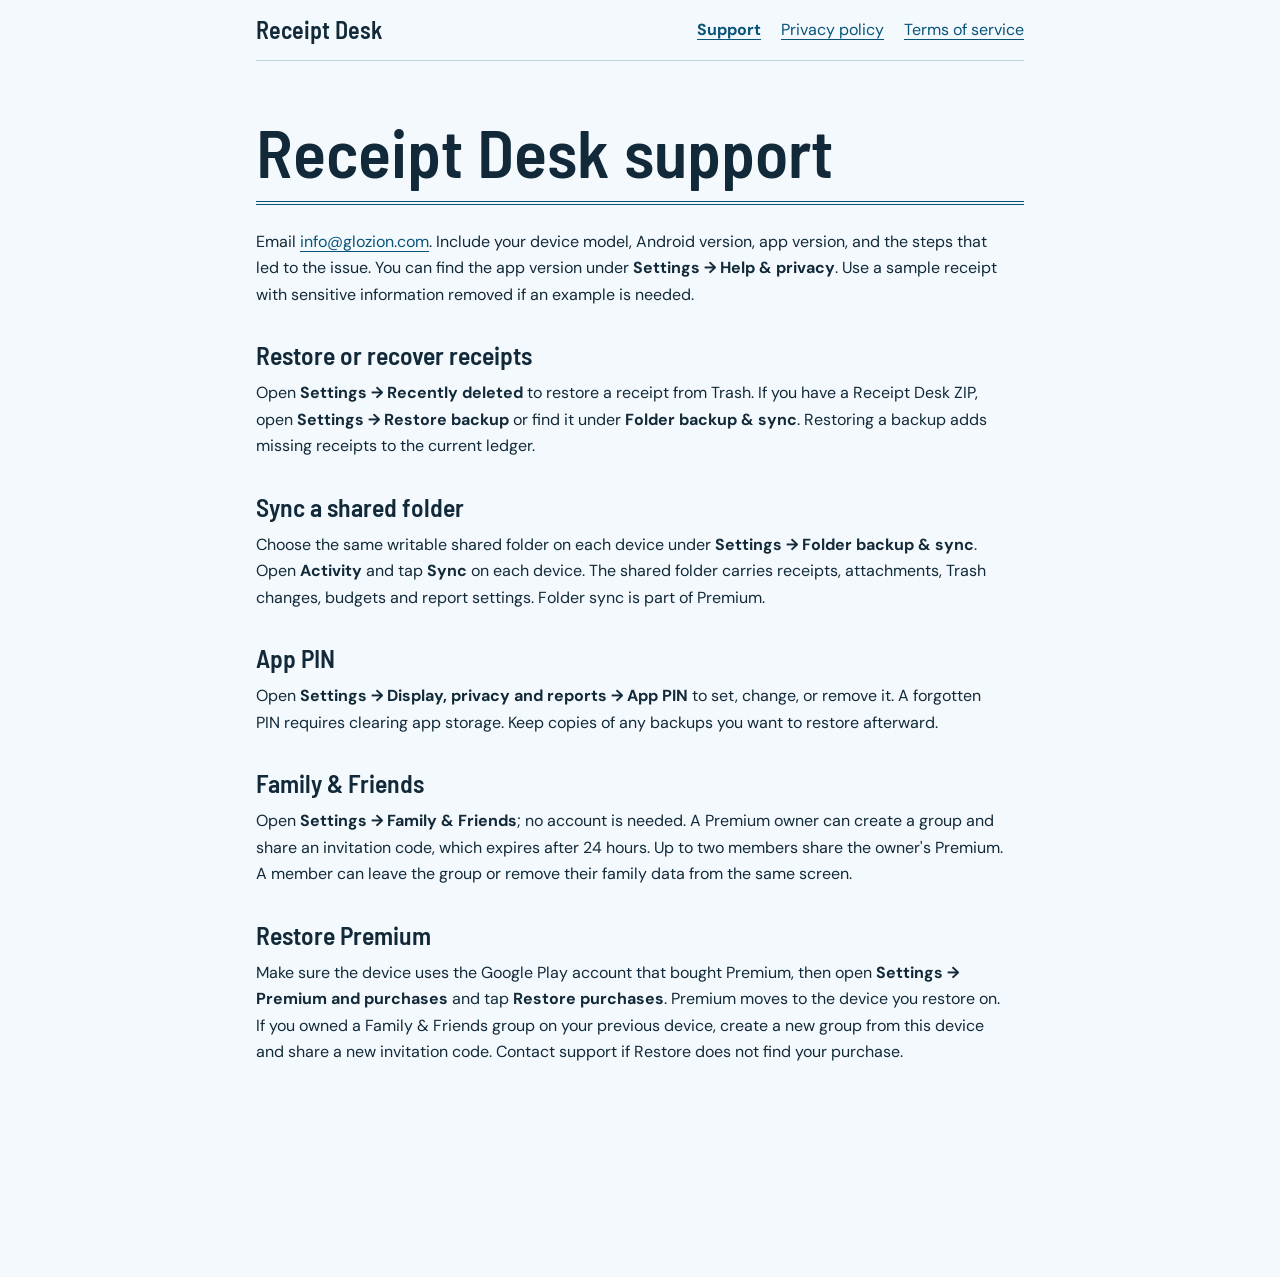
<file: index.html>
<!doctype html>
<html lang="en">
<head>
  <meta charset="utf-8">
  <meta name="viewport" content="width=device-width, initial-scale=1">
  <meta http-equiv="refresh" content="0; url=./support.html">
  <title>Receipt Desk</title>
</head>
<body>
  <a href="./support.html">Receipt Desk support</a>
  <a href="./privacy.html">Privacy policy</a>
  <a href="./terms.html">Terms of service</a>
</body>
</html>
</file>
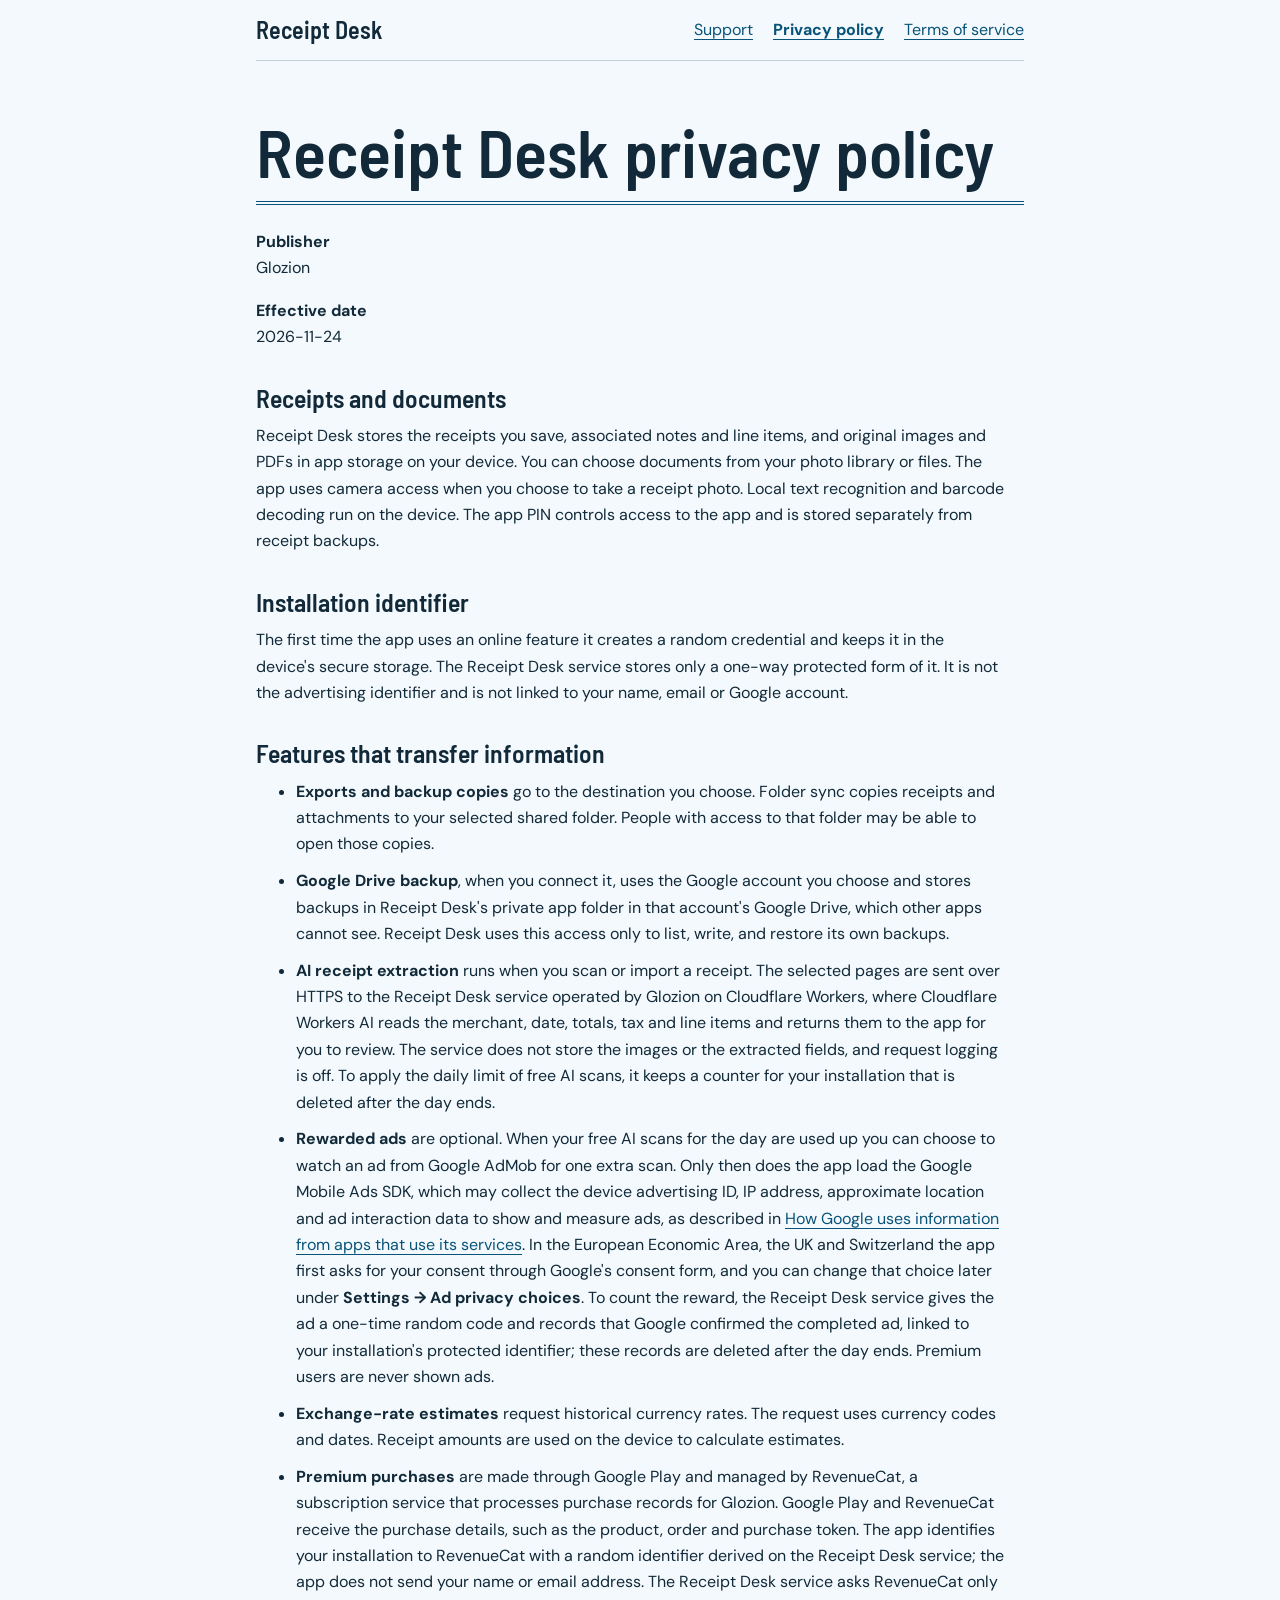
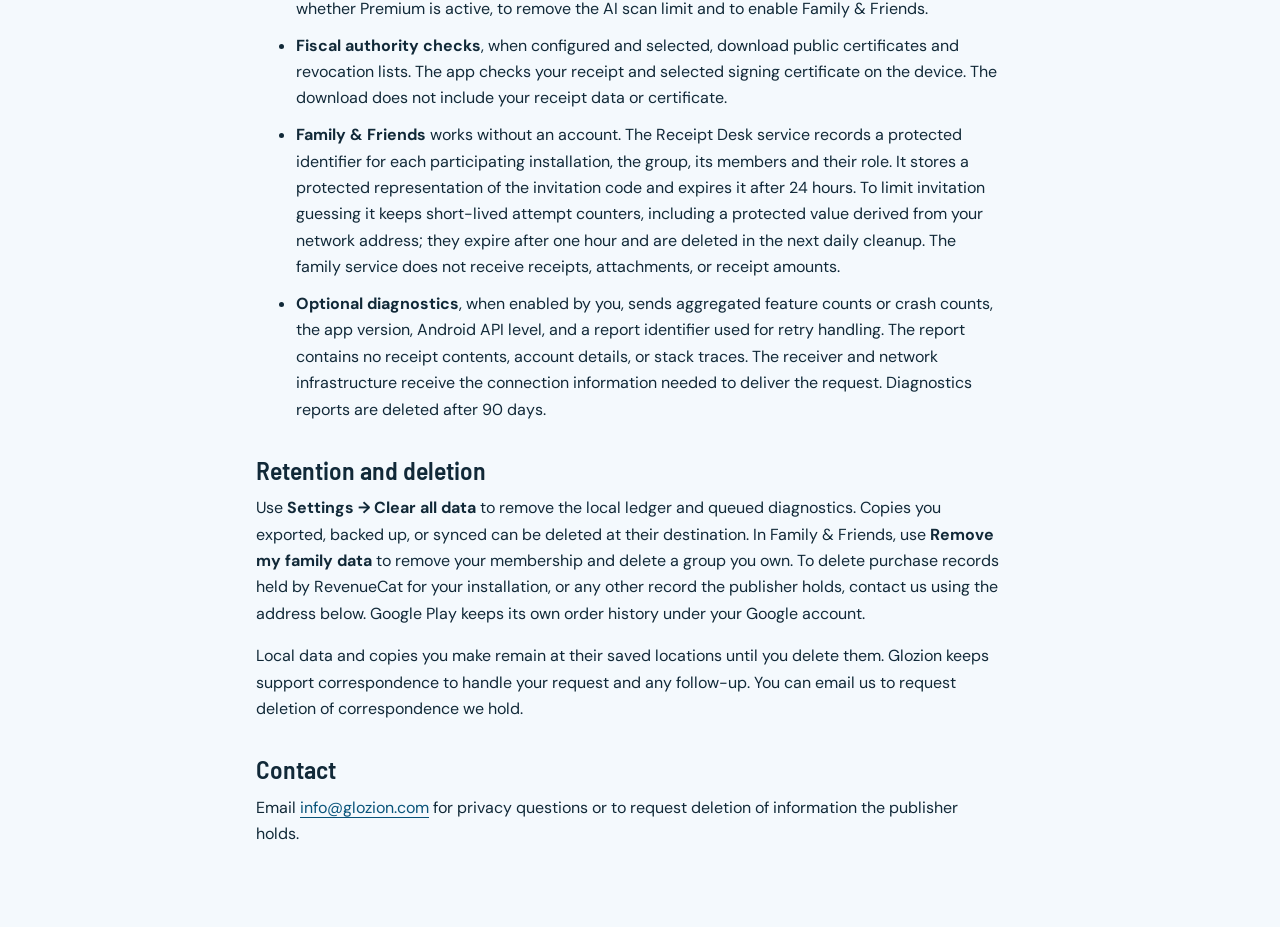
<file: privacy.html>
<!doctype html>
<html lang="en">
<head>
  <meta charset="utf-8">
  <meta name="viewport" content="width=device-width, initial-scale=1">
  <title>Receipt Desk privacy policy</title>
  <link rel="stylesheet" href="./page.css">
</head>
<body>
  <a class="skip" href="#content">Skip to content</a>
  <header>
    <span class="brand">Receipt Desk</span>
    <nav aria-label="Receipt Desk information">
      <a href="./support.html">Support</a>
      <a href="./privacy.html" aria-current="page">Privacy policy</a>
      <a href="./terms.html">Terms of service</a>
    </nav>
  </header>
  <main id="content">
    <h1>Receipt Desk privacy policy</h1>
    <p><strong>Publisher</strong><br>Glozion</p>
    <p><strong>Effective date</strong><br>2026-11-24</p>
    <h2>Receipts and documents</h2>
    <p>Receipt Desk stores the receipts you save, associated notes and line items, and original images and PDFs in app storage on your device. You can choose documents from your photo library or files. The app uses camera access when you choose to take a receipt photo. Local text recognition and barcode decoding run on the device. The app PIN controls access to the app and is stored separately from receipt backups.</p>
    <h2>Installation identifier</h2>
    <p>The first time the app uses an online feature it creates a random credential and keeps it in the device&#39;s secure storage. The Receipt Desk service stores only a one-way protected form of it. It is not the advertising identifier and is not linked to your name, email or Google account.</p>
    <h2>Features that transfer information</h2>
    <ul><li><strong>Exports and backup copies</strong> go to the destination you choose. Folder sync copies receipts and attachments to your selected shared folder. People with access to that folder may be able to open those copies.</li><li><strong>Google Drive backup</strong>, when you connect it, uses the Google account you choose and stores backups in Receipt Desk&#39;s private app folder in that account&#39;s Google Drive, which other apps cannot see. Receipt Desk uses this access only to list, write, and restore its own backups.</li><li><strong>AI receipt extraction</strong> runs when you scan or import a receipt. The selected pages are sent over HTTPS to the Receipt Desk service operated by Glozion on Cloudflare Workers, where Cloudflare Workers AI reads the merchant, date, totals, tax and line items and returns them to the app for you to review. The service does not store the images or the extracted fields, and request logging is off. To apply the daily limit of free AI scans, it keeps a counter for your installation that is deleted after the day ends.</li><li><strong>Rewarded ads</strong> are optional. When your free AI scans for the day are used up you can choose to watch an ad from Google AdMob for one extra scan. Only then does the app load the Google Mobile Ads SDK, which may collect the device advertising ID, IP address, approximate location and ad interaction data to show and measure ads, as described in <a href="https://policies.google.com/technologies/partner-sites">How Google uses information from apps that use its services</a>. In the European Economic Area, the UK and Switzerland the app first asks for your consent through Google's consent form, and you can change that choice later under <strong>Settings → Ad privacy choices</strong>. To count the reward, the Receipt Desk service gives the ad a one-time random code and records that Google confirmed the completed ad, linked to your installation's protected identifier; these records are deleted after the day ends. Premium users are never shown ads.</li><li><strong>Exchange-rate estimates</strong> request historical currency rates. The request uses currency codes and dates. Receipt amounts are used on the device to calculate estimates.</li><li><strong>Premium purchases</strong> are made through Google Play and managed by RevenueCat, a subscription service that processes purchase records for Glozion. Google Play and RevenueCat receive the purchase details, such as the product, order and purchase token. The app identifies your installation to RevenueCat with a random identifier derived on the Receipt Desk service; the app does not send your name or email address. The Receipt Desk service asks RevenueCat only whether Premium is active, to remove the AI scan limit and to enable Family &amp; Friends.</li><li><strong>Fiscal authority checks</strong>, when configured and selected, download public certificates and revocation lists. The app checks your receipt and selected signing certificate on the device. The download does not include your receipt data or certificate.</li><li><strong>Family &amp; Friends</strong> works without an account. The Receipt Desk service records a protected identifier for each participating installation, the group, its members and their role. It stores a protected representation of the invitation code and expires it after 24 hours. To limit invitation guessing it keeps short-lived attempt counters, including a protected value derived from your network address; they expire after one hour and are deleted in the next daily cleanup. The family service does not receive receipts, attachments, or receipt amounts.</li><li><strong>Optional diagnostics</strong>, when enabled by you, sends aggregated feature counts or crash counts, the app version, Android API level, and a report identifier used for retry handling. The report contains no receipt contents, account details, or stack traces. The receiver and network infrastructure receive the connection information needed to deliver the request. Diagnostics reports are deleted after 90 days.</li></ul>
    <h2>Retention and deletion</h2>
    <p>Use <strong>Settings → Clear all data</strong> to remove the local ledger and queued diagnostics. Copies you exported, backed up, or synced can be deleted at their destination. In Family &amp; Friends, use <strong>Remove my family data</strong> to remove your membership and delete a group you own. To delete purchase records held by RevenueCat for your installation, or any other record the publisher holds, contact us using the address below. Google Play keeps its own order history under your Google account.</p>
    <p>Local data and copies you make remain at their saved locations until you delete them. Glozion keeps support correspondence to handle your request and any follow-up. You can email us to request deletion of correspondence we hold.</p>
    <h2>Contact</h2>
    <p>Email <a href="mailto:info@glozion.com">info@glozion.com</a> for privacy questions or to request deletion of information the publisher holds.</p>
  </main>
</body>
</html>
</file>
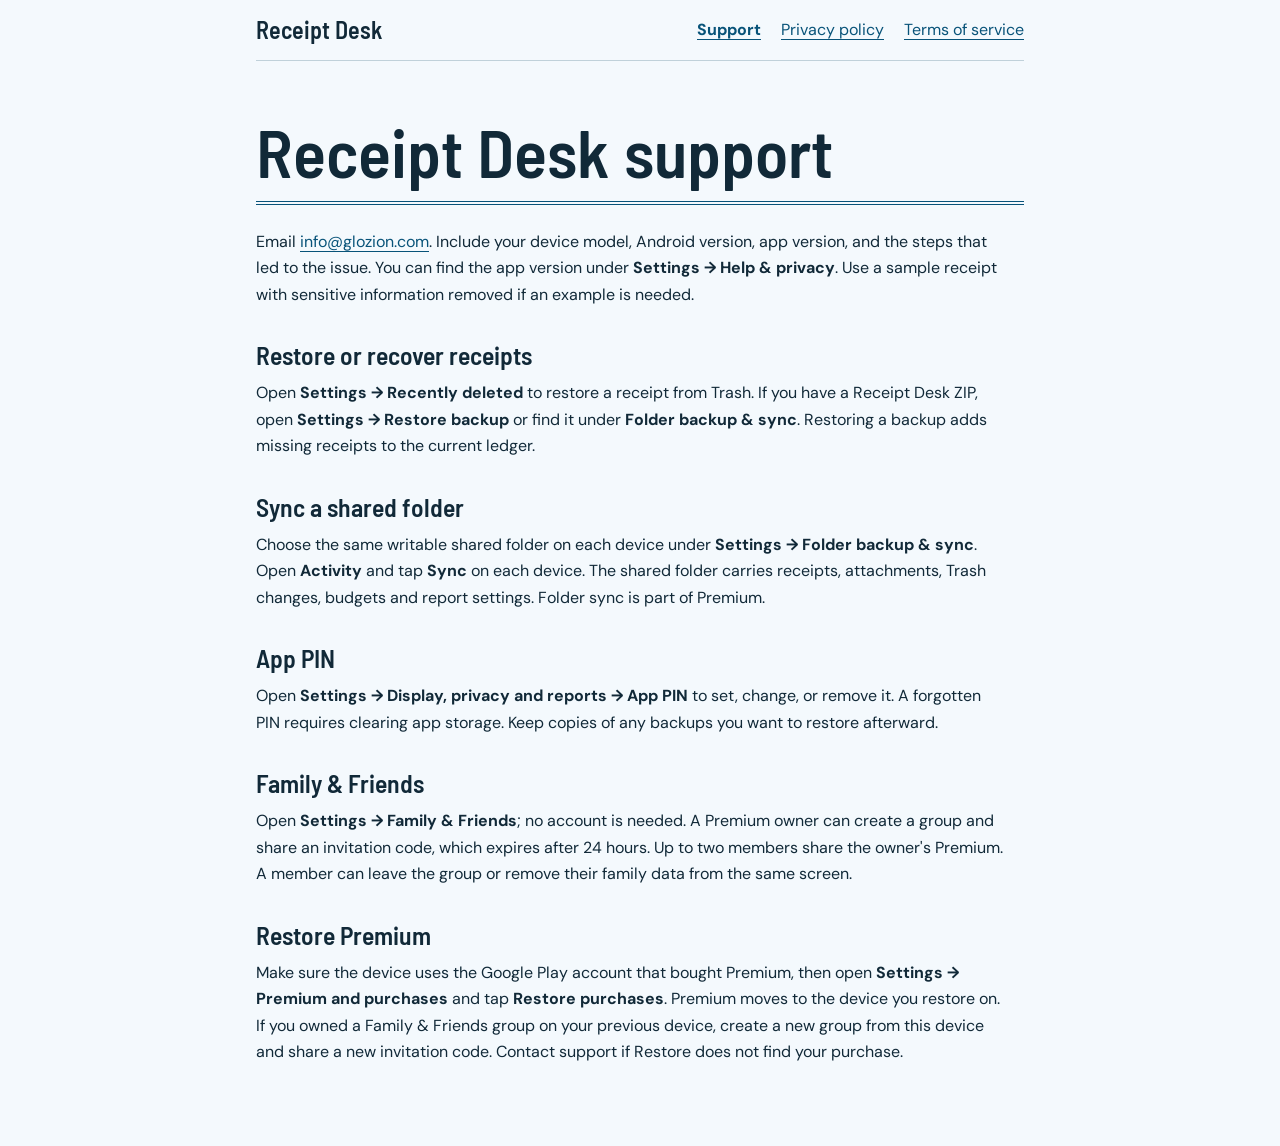
<file: support.html>
<!doctype html>
<html lang="en">
<head>
  <meta charset="utf-8">
  <meta name="viewport" content="width=device-width, initial-scale=1">
  <title>Receipt Desk support</title>
  <link rel="stylesheet" href="./page.css">
</head>
<body>
  <a class="skip" href="#content">Skip to content</a>
  <header>
    <span class="brand">Receipt Desk</span>
    <nav aria-label="Receipt Desk information">
      <a href="./support.html" aria-current="page">Support</a>
      <a href="./privacy.html">Privacy policy</a>
      <a href="./terms.html">Terms of service</a>
    </nav>
  </header>
  <main id="content">
    <h1>Receipt Desk support</h1>
    <p>Email <a href="mailto:info@glozion.com">info@glozion.com</a>. Include your device model, Android version, app version, and the steps that led to the issue. You can find the app version under <strong>Settings → Help &amp; privacy</strong>. Use a sample receipt with sensitive information removed if an example is needed.</p>
    <h2>Restore or recover receipts</h2>
    <p>Open <strong>Settings → Recently deleted</strong> to restore a receipt from Trash. If you have a Receipt Desk ZIP, open <strong>Settings → Restore backup</strong> or find it under <strong>Folder backup &amp; sync</strong>. Restoring a backup adds missing receipts to the current ledger.</p>
    <h2>Sync a shared folder</h2>
    <p>Choose the same writable shared folder on each device under <strong>Settings → Folder backup &amp; sync</strong>. Open <strong>Activity</strong> and tap <strong>Sync</strong> on each device. The shared folder carries receipts, attachments, Trash changes, budgets and report settings. Folder sync is part of Premium.</p>
    <h2>App PIN</h2>
    <p>Open <strong>Settings → Display, privacy and reports → App PIN</strong> to set, change, or remove it. A forgotten PIN requires clearing app storage. Keep copies of any backups you want to restore afterward.</p>
    <h2>Family &amp; Friends</h2>
    <p>Open <strong>Settings → Family &amp; Friends</strong>; no account is needed. A Premium owner can create a group and share an invitation code, which expires after 24 hours. Up to two members share the owner&#39;s Premium. A member can leave the group or remove their family data from the same screen.</p>
    <h2>Restore Premium</h2>
    <p>Make sure the device uses the Google Play account that bought Premium, then open <strong>Settings → Premium and purchases</strong> and tap <strong>Restore purchases</strong>. Premium moves to the device you restore on. If you owned a Family &amp; Friends group on your previous device, create a new group from this device and share a new invitation code. Contact support if Restore does not find your purchase.</p>
  </main>
</body>
</html>
</file>
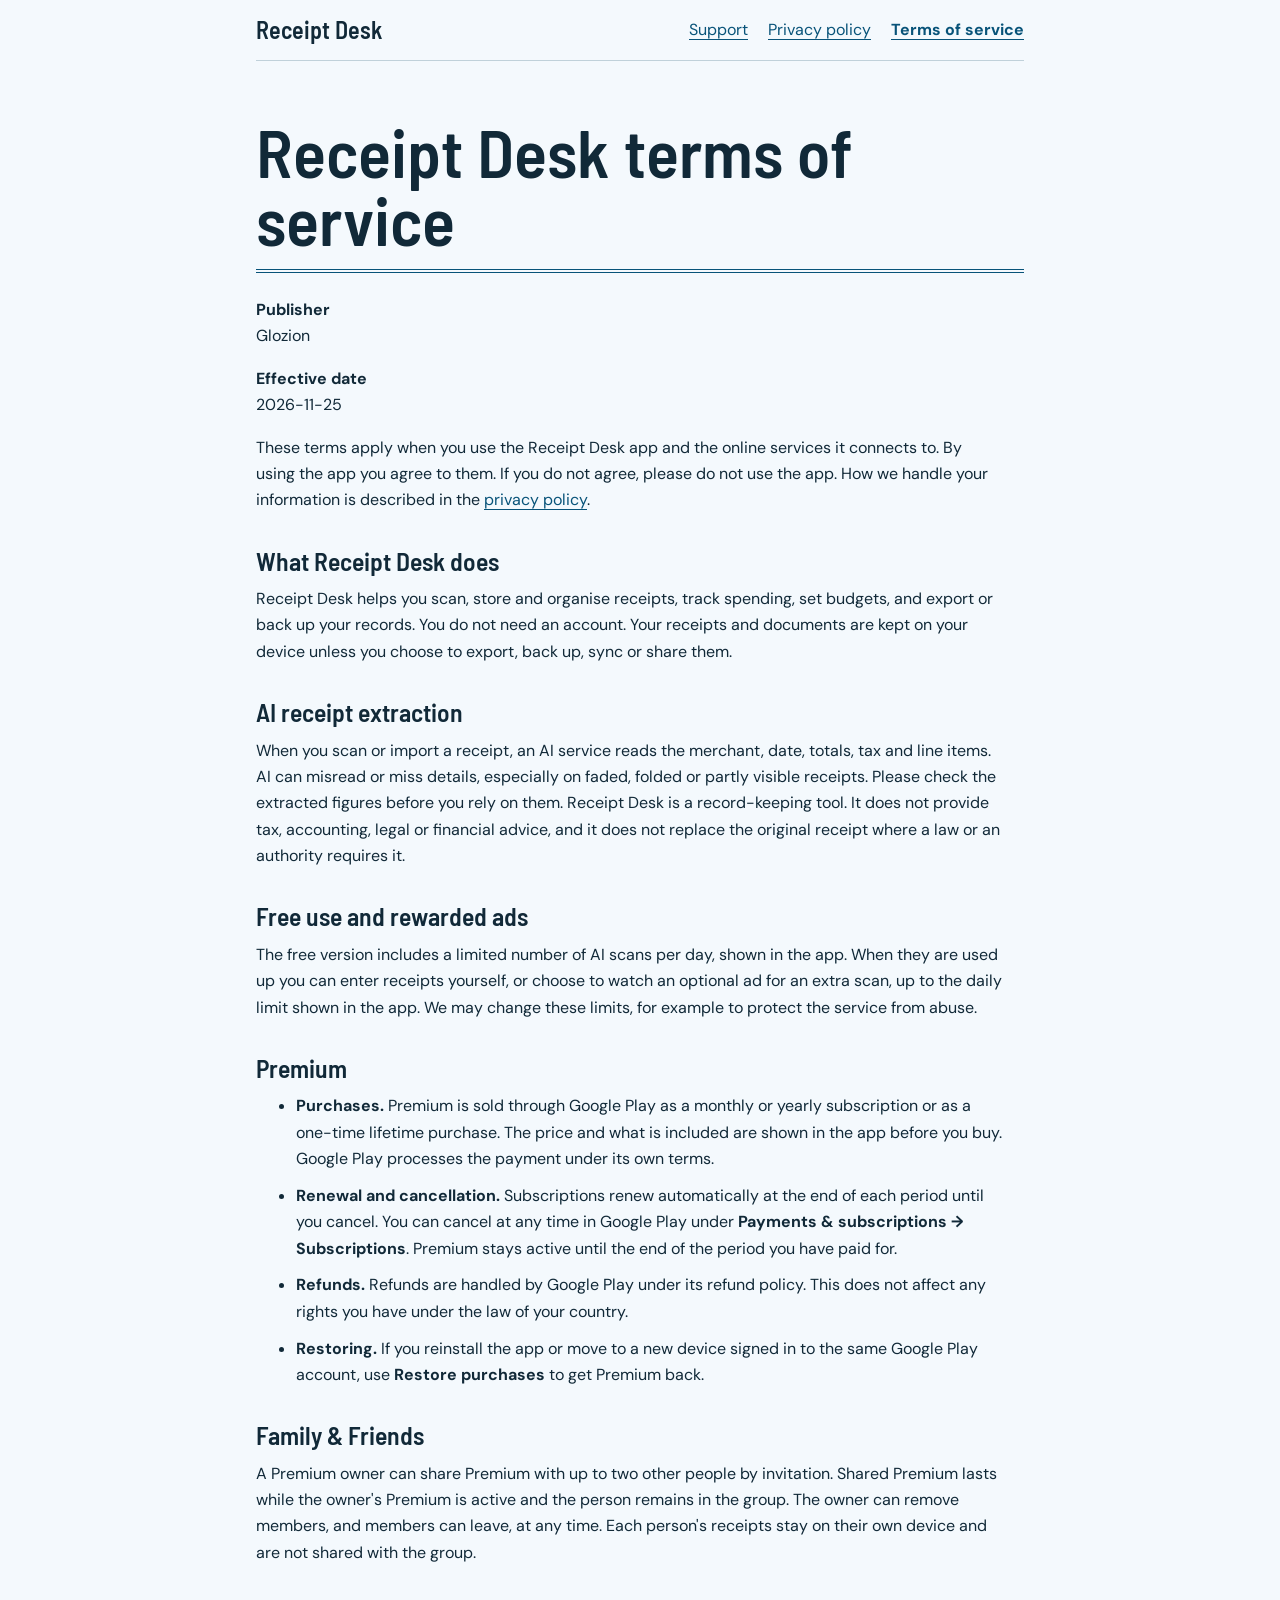
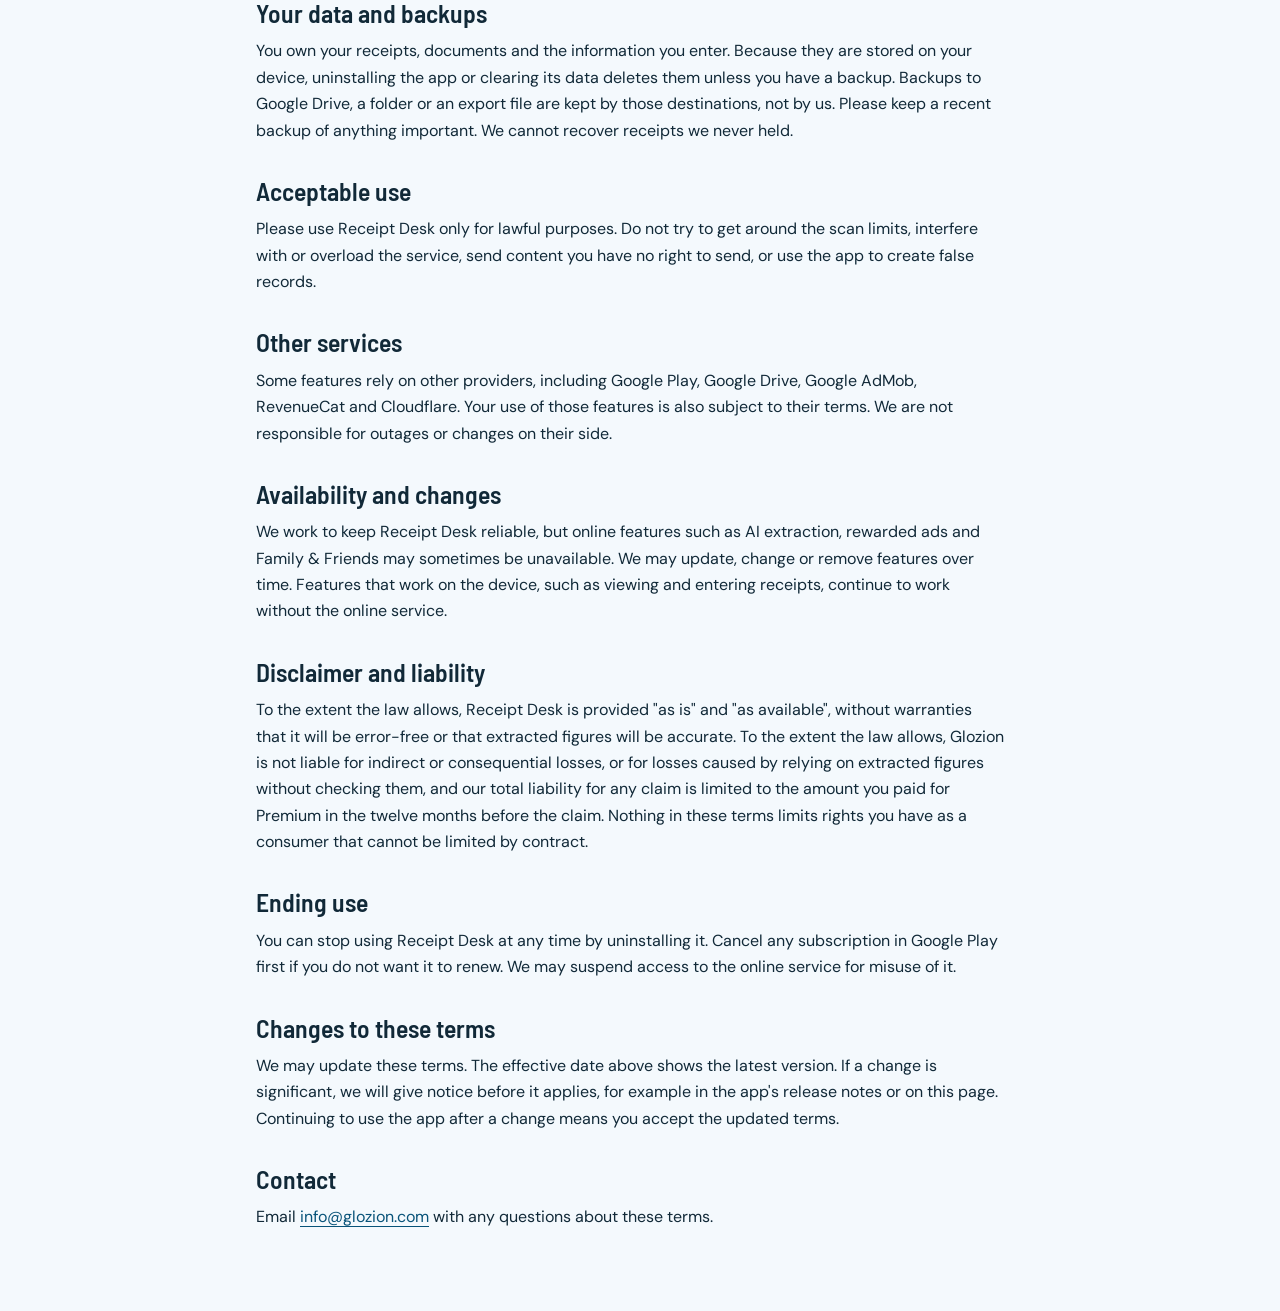
<file: terms.html>
<!doctype html>
<html lang="en">
<head>
  <meta charset="utf-8">
  <meta name="viewport" content="width=device-width, initial-scale=1">
  <title>Receipt Desk terms of service</title>
  <link rel="stylesheet" href="./page.css">
</head>
<body>
  <a class="skip" href="#content">Skip to content</a>
  <header>
    <span class="brand">Receipt Desk</span>
    <nav aria-label="Receipt Desk information">
      <a href="./support.html">Support</a>
      <a href="./privacy.html">Privacy policy</a>
      <a href="./terms.html" aria-current="page">Terms of service</a>
    </nav>
  </header>
  <main id="content">
    <h1>Receipt Desk terms of service</h1>
    <p><strong>Publisher</strong><br>Glozion</p>
    <p><strong>Effective date</strong><br>2026-11-25</p>
    <p>These terms apply when you use the Receipt Desk app and the online services it connects to. By using the app you agree to them. If you do not agree, please do not use the app. How we handle your information is described in the <a href="./privacy.html">privacy policy</a>.</p>

    <h2>What Receipt Desk does</h2>
    <p>Receipt Desk helps you scan, store and organise receipts, track spending, set budgets, and export or back up your records. You do not need an account. Your receipts and documents are kept on your device unless you choose to export, back up, sync or share them.</p>

    <h2>AI receipt extraction</h2>
    <p>When you scan or import a receipt, an AI service reads the merchant, date, totals, tax and line items. AI can misread or miss details, especially on faded, folded or partly visible receipts. Please check the extracted figures before you rely on them. Receipt Desk is a record-keeping tool. It does not provide tax, accounting, legal or financial advice, and it does not replace the original receipt where a law or an authority requires it.</p>

    <h2>Free use and rewarded ads</h2>
    <p>The free version includes a limited number of AI scans per day, shown in the app. When they are used up you can enter receipts yourself, or choose to watch an optional ad for an extra scan, up to the daily limit shown in the app. We may change these limits, for example to protect the service from abuse.</p>

    <h2>Premium</h2>
    <ul>
      <li><strong>Purchases.</strong> Premium is sold through Google Play as a monthly or yearly subscription or as a one-time lifetime purchase. The price and what is included are shown in the app before you buy. Google Play processes the payment under its own terms.</li>
      <li><strong>Renewal and cancellation.</strong> Subscriptions renew automatically at the end of each period until you cancel. You can cancel at any time in Google Play under <strong>Payments &amp; subscriptions → Subscriptions</strong>. Premium stays active until the end of the period you have paid for.</li>
      <li><strong>Refunds.</strong> Refunds are handled by Google Play under its refund policy. This does not affect any rights you have under the law of your country.</li>
      <li><strong>Restoring.</strong> If you reinstall the app or move to a new device signed in to the same Google Play account, use <strong>Restore purchases</strong> to get Premium back.</li>
    </ul>

    <h2>Family &amp; Friends</h2>
    <p>A Premium owner can share Premium with up to two other people by invitation. Shared Premium lasts while the owner&#39;s Premium is active and the person remains in the group. The owner can remove members, and members can leave, at any time. Each person&#39;s receipts stay on their own device and are not shared with the group.</p>

    <h2>Your data and backups</h2>
    <p>You own your receipts, documents and the information you enter. Because they are stored on your device, uninstalling the app or clearing its data deletes them unless you have a backup. Backups to Google Drive, a folder or an export file are kept by those destinations, not by us. Please keep a recent backup of anything important. We cannot recover receipts we never held.</p>

    <h2>Acceptable use</h2>
    <p>Please use Receipt Desk only for lawful purposes. Do not try to get around the scan limits, interfere with or overload the service, send content you have no right to send, or use the app to create false records.</p>

    <h2>Other services</h2>
    <p>Some features rely on other providers, including Google Play, Google Drive, Google AdMob, RevenueCat and Cloudflare. Your use of those features is also subject to their terms. We are not responsible for outages or changes on their side.</p>

    <h2>Availability and changes</h2>
    <p>We work to keep Receipt Desk reliable, but online features such as AI extraction, rewarded ads and Family &amp; Friends may sometimes be unavailable. We may update, change or remove features over time. Features that work on the device, such as viewing and entering receipts, continue to work without the online service.</p>

    <h2>Disclaimer and liability</h2>
    <p>To the extent the law allows, Receipt Desk is provided &quot;as is&quot; and &quot;as available&quot;, without warranties that it will be error-free or that extracted figures will be accurate. To the extent the law allows, Glozion is not liable for indirect or consequential losses, or for losses caused by relying on extracted figures without checking them, and our total liability for any claim is limited to the amount you paid for Premium in the twelve months before the claim. Nothing in these terms limits rights you have as a consumer that cannot be limited by contract.</p>

    <h2>Ending use</h2>
    <p>You can stop using Receipt Desk at any time by uninstalling it. Cancel any subscription in Google Play first if you do not want it to renew. We may suspend access to the online service for misuse of it.</p>

    <h2>Changes to these terms</h2>
    <p>We may update these terms. The effective date above shows the latest version. If a change is significant, we will give notice before it applies, for example in the app&#39;s release notes or on this page. Continuing to use the app after a change means you accept the updated terms.</p>

    <h2>Contact</h2>
    <p>Email <a href="mailto:info@glozion.com">info@glozion.com</a> with any questions about these terms.</p>
  </main>
</body>
</html>
</file>
<file: page.css>
@font-face {
  font-family: 'Barlow Semi Condensed';
  src: url('./barlow-semibold.ttf') format('truetype');
  font-weight: 600;
  font-display: swap;
}
@font-face {
  font-family: 'DM Sans';
  src: url('./dm-sans-regular.ttf') format('truetype');
  font-weight: 400;
  font-display: swap;
}
@font-face {
  font-family: 'DM Sans';
  src: url('./dm-sans-bold.ttf') format('truetype');
  font-weight: 700;
  font-display: swap;
}
:root {
  color-scheme: light dark;
  --paper: oklch(98% .007 236);
  --ink: oklch(27% .041 237);
  --muted: oklch(43% .044 237);
  --accent: oklch(42% .091 239);
  --rule: oklch(85% .022 232);
}
@media (prefers-color-scheme: dark) {
  :root {
    --paper: oklch(23% .024 239);
    --ink: oklch(93% .014 238);
    --muted: oklch(78% .034 236);
    --accent: oklch(82% .085 231);
    --rule: oklch(46% .035 239);
  }
}
* { box-sizing: border-box; }
body { margin: 0; background: var(--paper); color: var(--ink); font: 1rem/1.65 'DM Sans', sans-serif; }
a { color: var(--accent); text-underline-offset: .23em; }
a:focus-visible { outline: 2px solid var(--accent); outline-offset: 4px; }
header, main { width: min(100% - 2rem, 48rem); margin-inline: auto; }
header { display: flex; flex-wrap: wrap; justify-content: space-between; align-items: center; gap: 0 .75rem; border-bottom: 1px solid var(--rule); padding-block: .5rem; }
.brand, nav a { display: inline-flex; align-items: center; min-height: 44px; }
.brand, h1, h2 { font-family: 'Barlow Semi Condensed', sans-serif; font-weight: 600; }
.brand { font-size: 1.5rem; color: var(--ink); }
nav { display: flex; flex-wrap: wrap; column-gap: 1.25rem; }
[aria-current='page'] { font-weight: 700; }
main { padding: clamp(1.5rem, 6vw, 3.5rem) 0 4rem; overflow-wrap: anywhere; }
h1 { font-size: clamp(2.8rem, 9vw, 4.25rem); line-height: 1; margin: 0 0 1.5rem; padding-bottom: 1rem; border-bottom: 4px double var(--accent); }
h2 { font-size: 1.6rem; line-height: 1.2; margin: 2rem 0 .6rem; }
p, ul { max-width: 68ch; margin: 0 0 1rem; }
li + li { margin-top: .65rem; }
.skip { position: absolute; left: 1rem; top: -6rem; background: var(--paper); padding: .65rem; }
.skip:focus { top: 1rem; }
</file>
